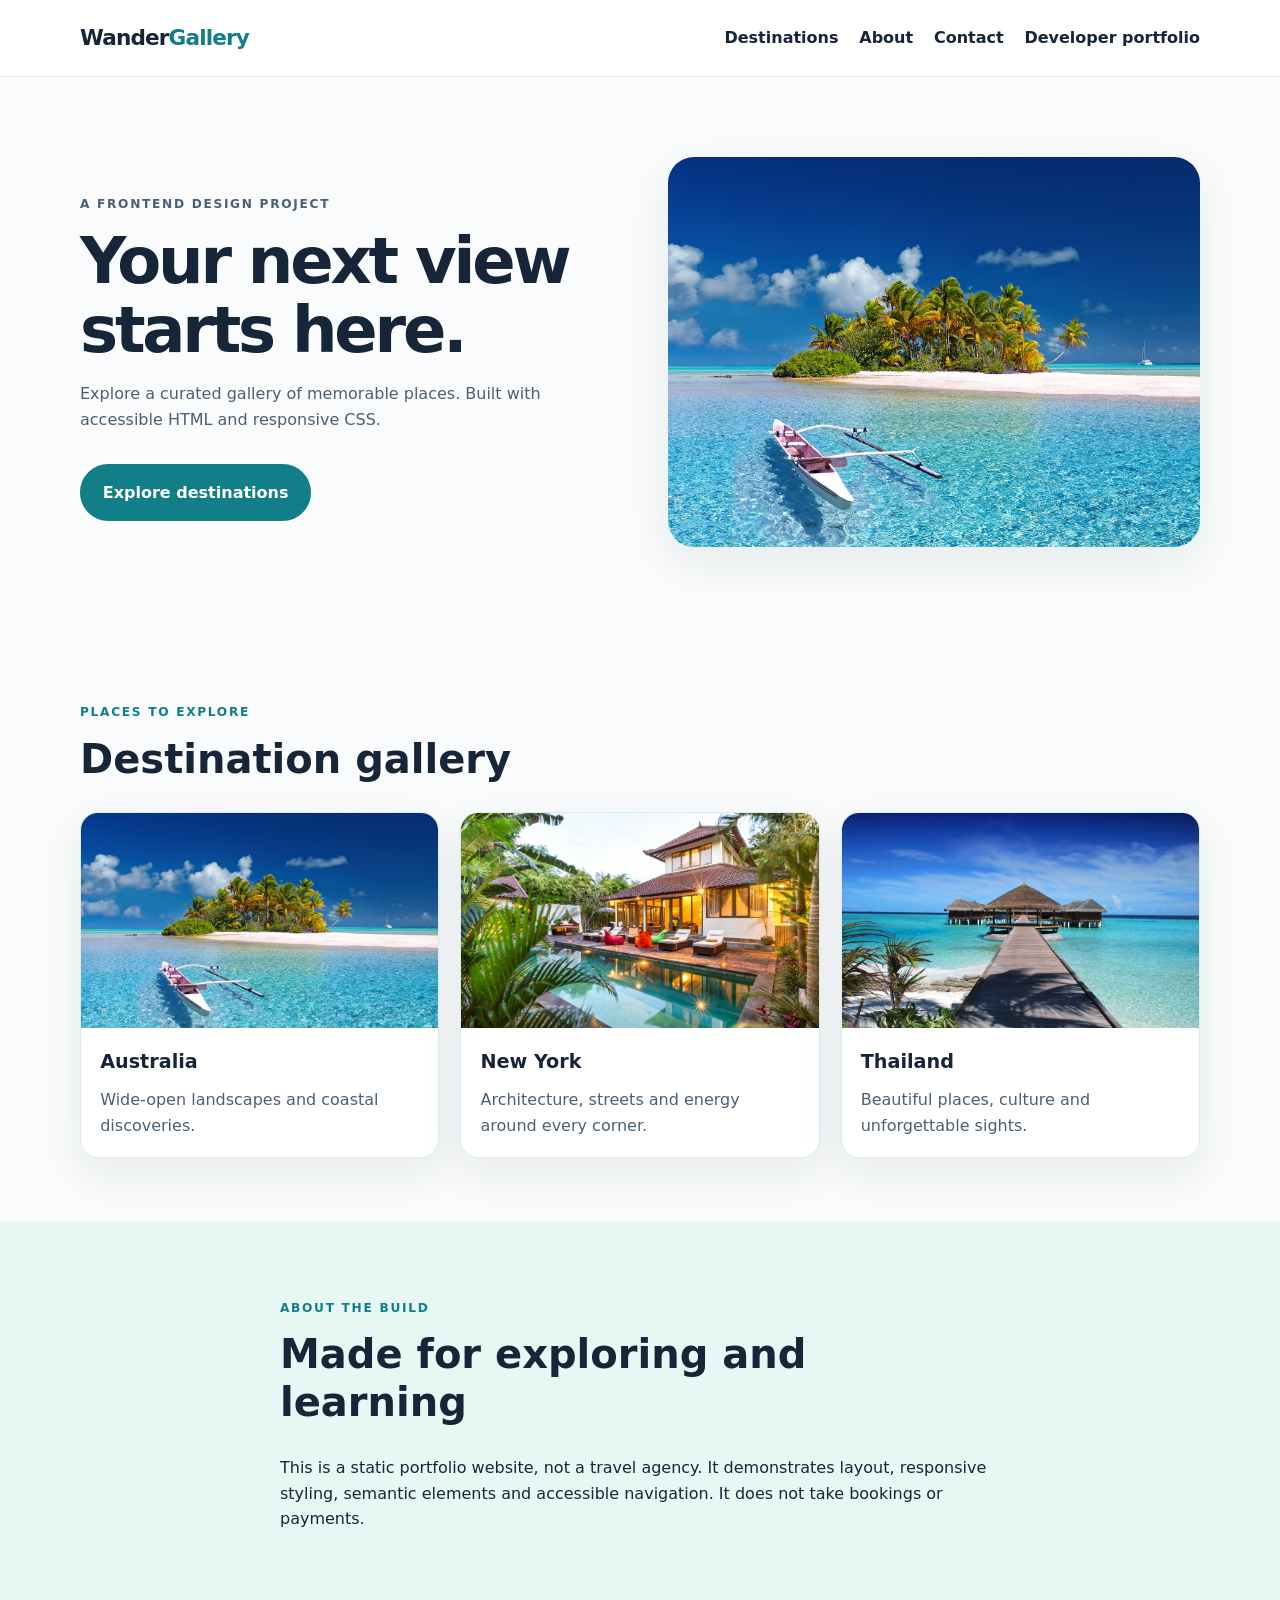
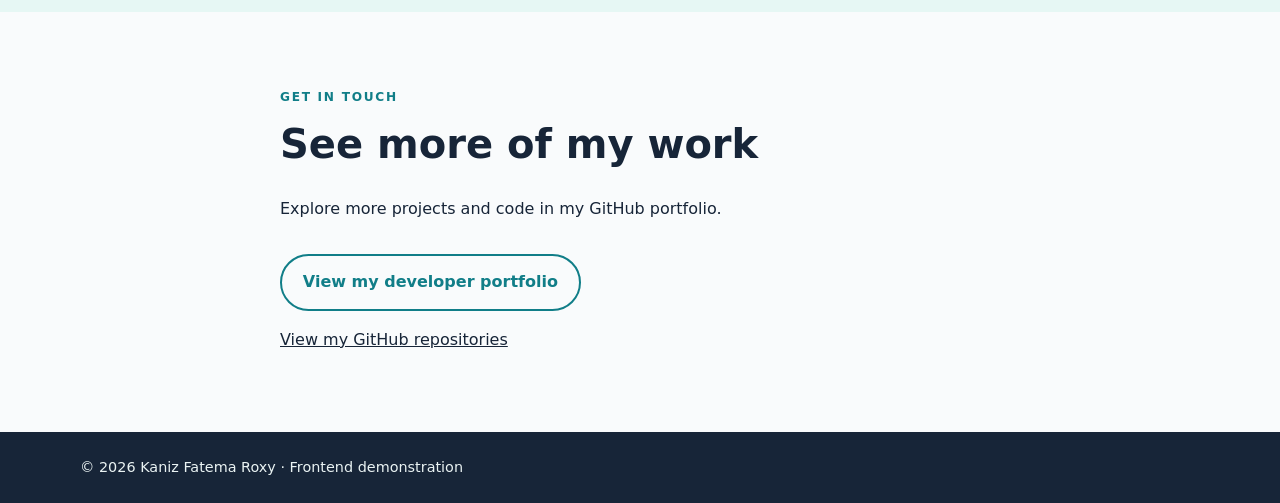
<file: index.html>
<!doctype html>
<html lang="en">
<head>
  <meta charset="utf-8">
  <meta name="viewport" content="width=device-width, initial-scale=1">
  <meta name="description" content="A responsive travel destination gallery built with semantic HTML and modern CSS by Kaniz Fatema Roxy.">
  <title>Discover Places | Travel Gallery by Roxy</title>
  <link rel="stylesheet" href="style.css">
</head>
<body>
  <a class="skip-link" href="#main">Skip to content</a>
  <header class="site-header">
    <nav class="nav container" aria-label="Main navigation">
      <a class="brand" href="index.html">Wander<span>Gallery</span></a>
      <div class="nav-links">
        <a href="#destinations">Destinations</a>
        <a href="#about">About</a>
        <a href="#contact">Contact</a>
        <a href="portfolio.html">Developer portfolio</a>
      </div>
    </nav>
  </header>
  <main id="main">
    <section class="hero container" aria-labelledby="hero-title">
      <div class="hero-copy">
        <p class="eyebrow">A frontend design project</p>
        <h1 id="hero-title">Your next view starts here.</h1>
        <p>Explore a curated gallery of memorable places. Built with accessible HTML and responsive CSS.</p>
        <a class="button" href="#destinations">Explore destinations</a>
      </div>
      <img class="hero-image" src="img1.jpg" alt="Travel scenery representing the Australia destination" width="640" height="480">
    </section>
    <section class="section container" id="destinations" aria-labelledby="destinations-title">
      <p class="eyebrow">Places to explore</p>
      <h2 id="destinations-title">Destination gallery</h2>
      <div class="cards">
        <article class="card"><img src="img1.jpg" alt="Scenic travel photograph for Australia" loading="lazy" width="600" height="400"><div class="card-body"><h3>Australia</h3><p>Wide-open landscapes and coastal discoveries.</p></div></article>
        <article class="card"><img src="img2.jpg" alt="Scenic travel photograph for New York" loading="lazy" width="600" height="400"><div class="card-body"><h3>New York</h3><p>Architecture, streets and energy around every corner.</p></div></article>
        <article class="card"><img src="img3.jpg" alt="Scenic travel photograph for Thailand" loading="lazy" width="600" height="400"><div class="card-body"><h3>Thailand</h3><p>Beautiful places, culture and unforgettable sights.</p></div></article>
      </div>
    </section>
    <section class="section muted" id="about"><div class="container narrow"><p class="eyebrow">About the build</p><h2>Made for exploring and learning</h2><p>This is a static portfolio website, not a travel agency. It demonstrates layout, responsive styling, semantic elements and accessible navigation. It does not take bookings or payments.</p></div></section>
    <section class="section container narrow" id="contact"><p class="eyebrow">Get in touch</p><h2>See more of my work</h2><p>Explore more projects and code in my GitHub portfolio.</p><a class="button outline" href="portfolio.html">View my developer portfolio</a><p><a href="https://github.com/kanizfatemar0xy" rel="noopener noreferrer">View my GitHub repositories</a></p></section>
  </main>
  <footer class="footer"><div class="container">&copy; 2026 Kaniz Fatema Roxy · Frontend demonstration</div></footer>
</body>
</html>
</file>
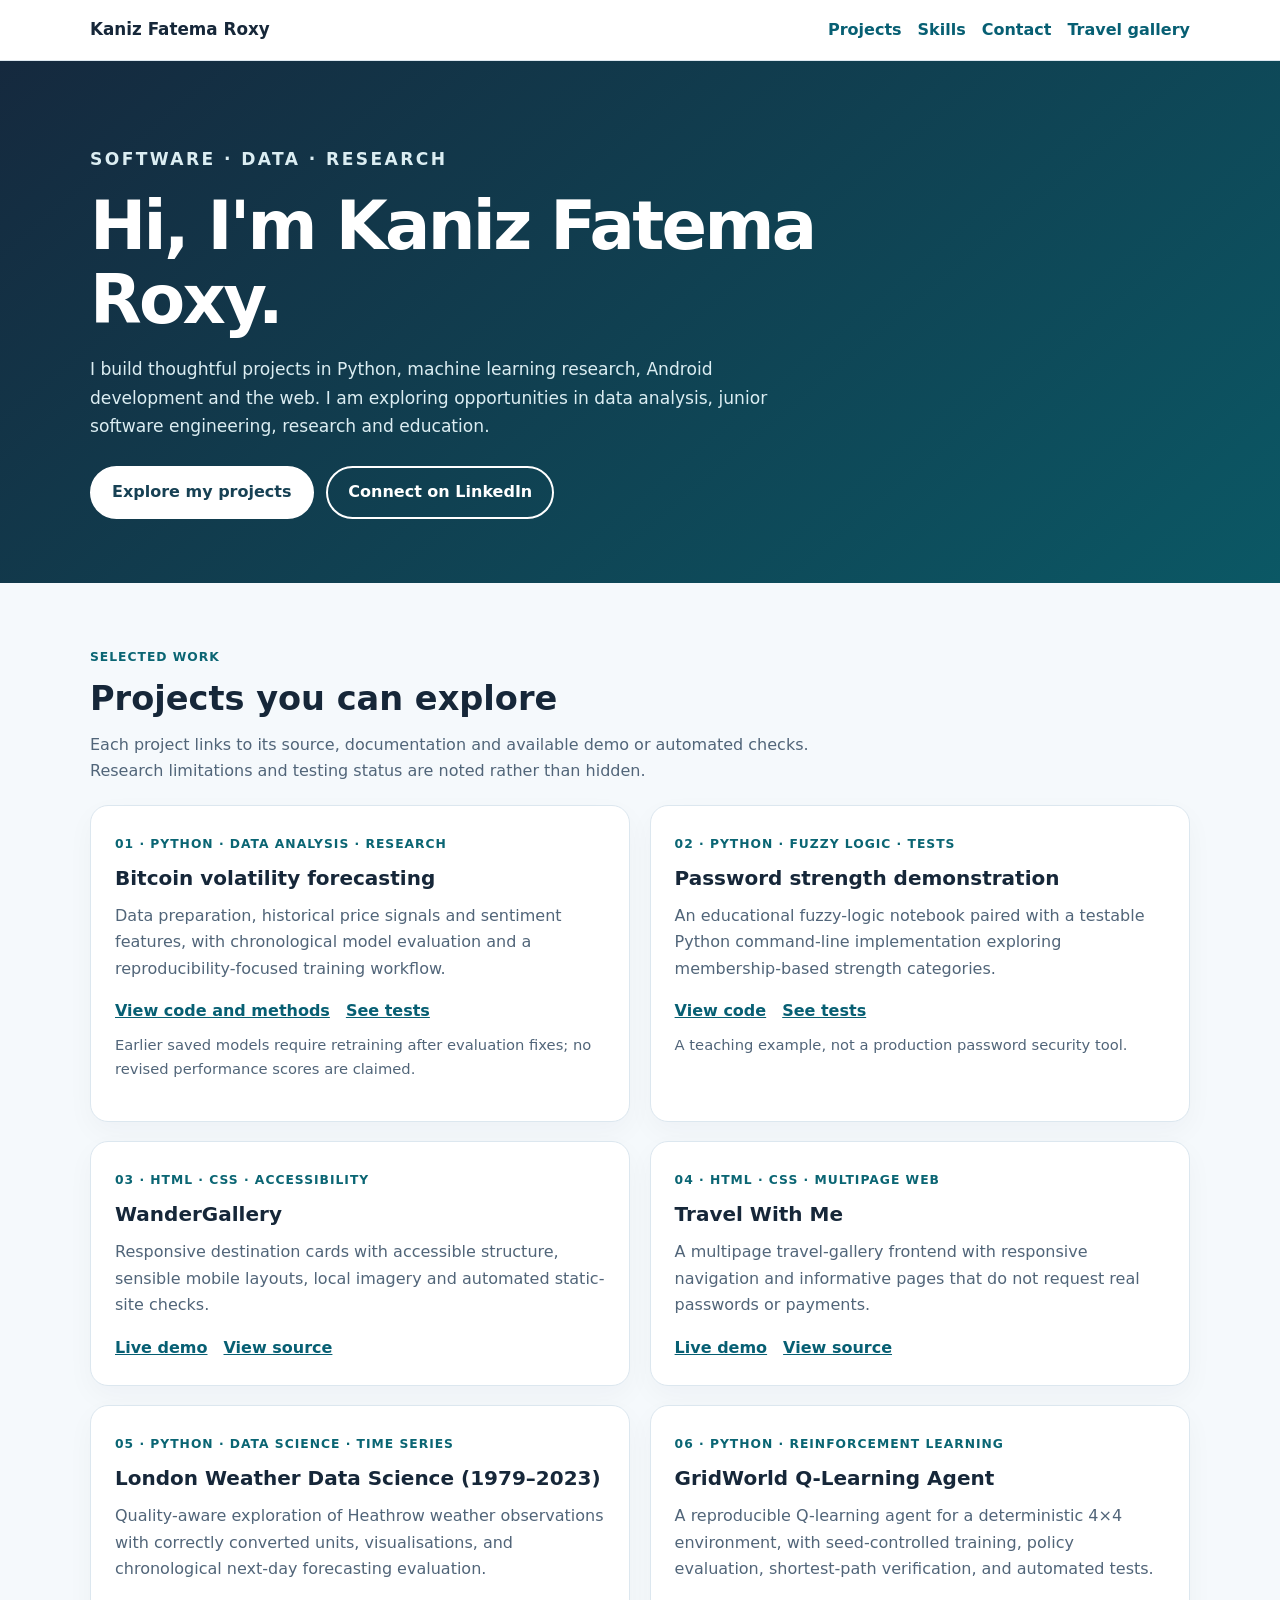
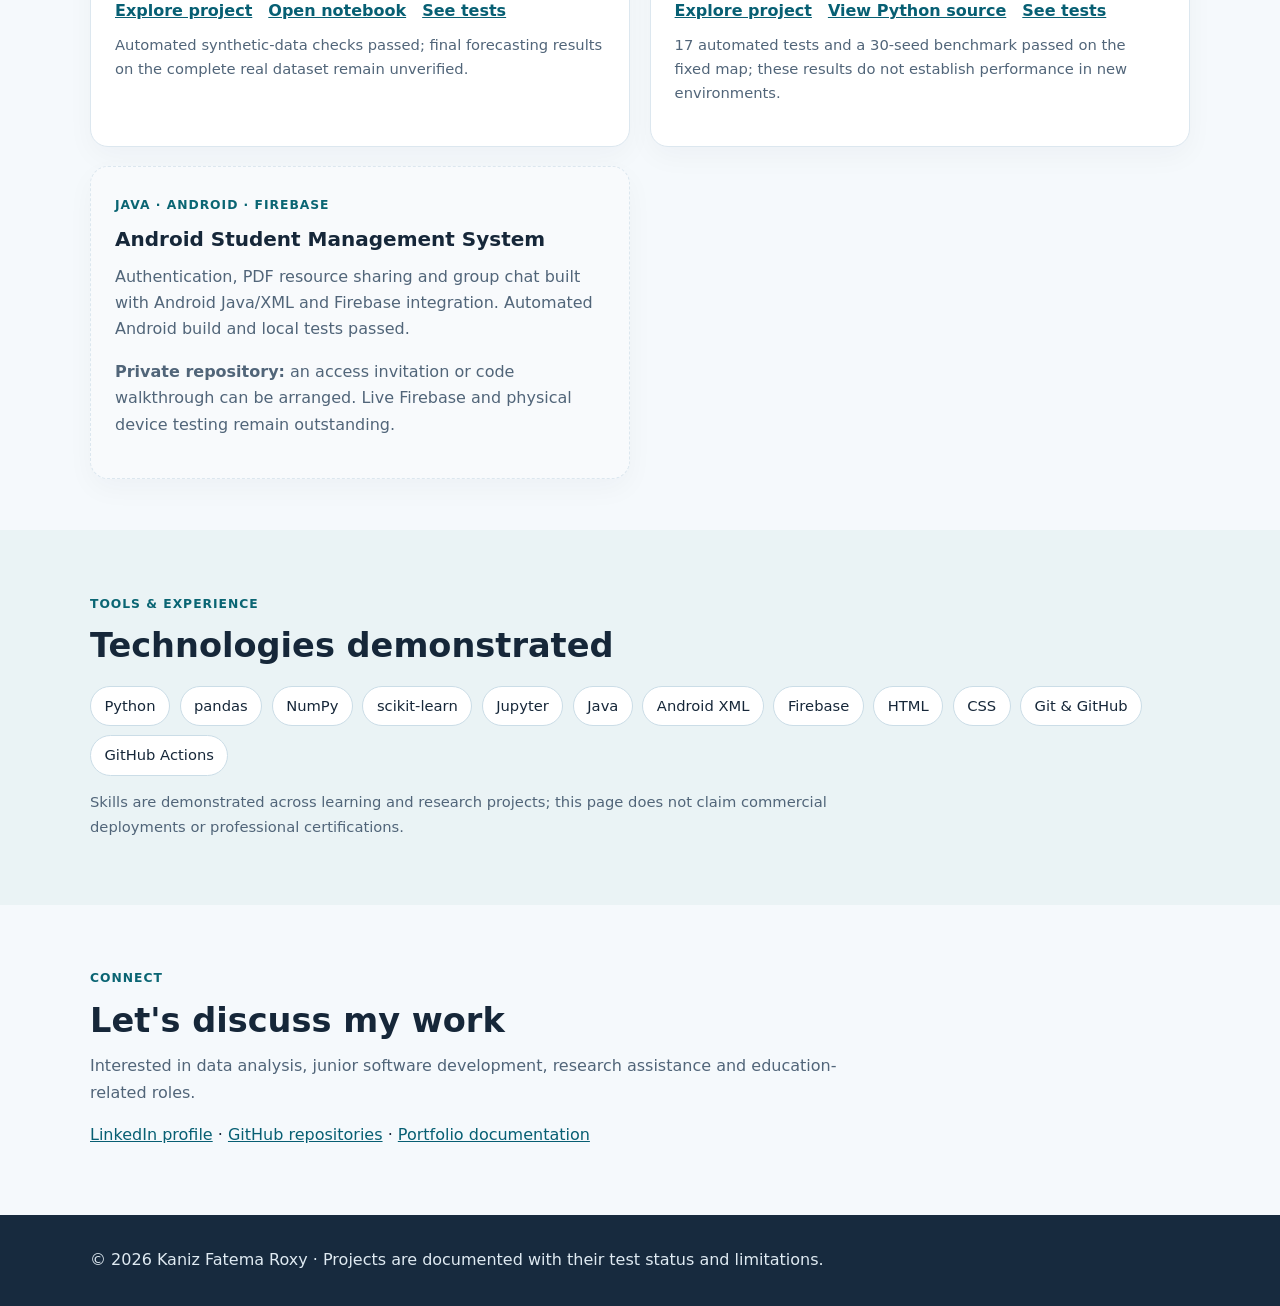
<file: portfolio.html>
<!doctype html>
<html lang="en">
<head>
  <meta charset="utf-8"><meta name="viewport" content="width=device-width, initial-scale=1">
  <meta name="description" content="Kaniz Fatema Roxy's software and data portfolio: Python, data analysis, machine learning research, Android, and web development.">
  <meta name="theme-color" content="#15293e">
  <link rel="canonical" href="https://kanizfatemar0xy.github.io/travel-website-project/portfolio.html">
  <meta name="robots" content="index,follow">
  <meta property="og:type" content="website">
  <meta property="og:site_name" content="Kaniz Fatema Roxy Portfolio">
  <meta property="og:title" content="Kaniz Fatema Roxy | Developer & Data Portfolio">
  <meta property="og:description" content="Explore Python, data analysis, machine learning research, Android and responsive web projects by Kaniz Fatema Roxy.">
  <meta property="og:url" content="https://kanizfatemar0xy.github.io/travel-website-project/portfolio.html">
  <meta name="twitter:card" content="summary">
  <title>Kaniz Fatema Roxy | Developer & Data Portfolio</title>
  <style>
  :root{color-scheme:light;--ink:#162739;--muted:#516579;--border:#dce7ef;--accent:#0c6f77;--bg:#f5f9fc}
  *{box-sizing:border-box}html{scroll-behavior:smooth}body{margin:0;background:var(--bg);color:var(--ink);font-family:system-ui,-apple-system,"Segoe UI",Arial,sans-serif;line-height:1.65}a{color:#075f73}a:focus-visible{outline:3px solid #e9ae4e;outline-offset:3px}
  .container{width:min(1100px,92%);margin:auto}.skip{position:absolute;top:-5rem;left:1rem;background:#fff;padding:1rem;z-index:9}.skip:focus{top:1rem}
  header{background:#fff;border-bottom:1px solid var(--border)}nav{display:flex;flex-wrap:wrap;gap:1rem;align-items:center;justify-content:space-between;padding:1rem 0}nav a{text-decoration:none;font-weight:650}.links{display:flex;flex-wrap:wrap;gap:1rem}.brand{font-size:1.05rem;color:var(--ink);font-weight:800}
  .hero{background:linear-gradient(140deg,#15293e,#0b5865);color:#fff;padding:4.2rem 0 4rem}.kicker{text-transform:uppercase;letter-spacing:.14em;font-size:.8rem;font-weight:800;color:#9ce2e0}.hero h1{font-size:clamp(2.4rem,5.5vw,4.2rem);max-width:760px;letter-spacing:-.04em;line-height:1.1;margin:.5rem 0 1rem}.hero p{max-width:730px;color:#dbedf2;font-size:1.07rem}.actions{display:flex;flex-wrap:wrap;gap:.8rem;margin-top:1.6rem}.button{display:inline-block;background:#fff;color:#174154;border-radius:999px;padding:.72rem 1.25rem;font-weight:750;text-decoration:none;border:2px solid #fff}.button.secondary{background:transparent;color:#fff}.button:hover{filter:brightness(.94)}
  main section{padding:3.2rem 0}.section-title{font-size:clamp(1.5rem,3vw,2.1rem);line-height:1.2;margin:.2rem 0 .75rem}.intro{max-width:760px;color:var(--muted);margin-top:0}.grid{display:grid;grid-template-columns:repeat(2,minmax(0,1fr));gap:1.2rem;margin-top:1.3rem}
  .project{background:#fff;border:1px solid var(--border);border-radius:18px;padding:1.5rem;box-shadow:0 10px 28px rgba(23,40,60,.035)}.project h3{font-size:1.25rem;margin:.35rem 0}.project p{color:var(--muted);margin:.5rem 0 1rem}.label{font-weight:800;font-size:.77rem;color:#0a6573;text-transform:uppercase;letter-spacing:.08em}.project ul{padding-left:1.25rem;color:var(--muted)}.project .actions{margin-top:1rem;gap:1rem}.project .actions a{font-weight:700}.private{border-style:dashed;background:#f8fafc}
  .light{background:#eaf3f5}.skills{display:flex;flex-wrap:wrap;gap:.6rem;margin-top:1.2rem}.skills span{border:1px solid #cbdde7;background:#fff;padding:.43rem .84rem;border-radius:999px;font-size:.92rem}.fine{color:var(--muted);font-size:.92rem;max-width:760px}
  footer{background:#172a3e;color:#dfeaf2;padding:2rem 0}footer a{color:#c4f2f0}
  @media(max-width:720px){.grid{grid-template-columns:1fr}.hero{padding:3rem 0}.project{padding:1.2rem}}@media(prefers-reduced-motion:reduce){html{scroll-behavior:auto}}
  </style>
</head>
<body>
  <a class="skip" href="#main">Skip to main content</a>
  <header><nav class="container" aria-label="Portfolio navigation"><a class="brand" href="portfolio.html">Kaniz Fatema Roxy</a><div class="links"><a href="#projects">Projects</a><a href="#skills">Skills</a><a href="#contact">Contact</a><a href="index.html">Travel gallery</a></div></nav></header>
  <main id="main">
    <div class="hero"><div class="container"><p class="kicker">Software · Data · Research</p><h1>Hi, I'm Kaniz Fatema Roxy.</h1><p>I build thoughtful projects in Python, machine learning research, Android development and the web. I am exploring opportunities in data analysis, junior software engineering, research and education.</p><div class="actions"><a class="button" href="#projects">Explore my projects</a><a class="button secondary" href="https://www.linkedin.com/in/kaniz-fatema-roxy">Connect on LinkedIn</a></div></div></div>
    <section id="projects" class="container" aria-labelledby="projects-title"><p class="label">Selected work</p><h2 class="section-title" id="projects-title">Projects you can explore</h2><p class="intro">Each project links to its source, documentation and available demo or automated checks. Research limitations and testing status are noted rather than hidden.</p>
      <div class="grid">
        <article class="project"><span class="label">01 · Python · Data analysis · Research</span><h3>Bitcoin volatility forecasting</h3><p>Data preparation, historical price signals and sentiment features, with chronological model evaluation and a reproducibility-focused training workflow.</p><div class="actions"><a href="https://github.com/kanizfatemar0xy/Bitcoin_dissertation">View code and methods</a><a href="https://github.com/kanizfatemar0xy/Bitcoin_dissertation/actions/workflows/python-tests.yml">See tests</a></div><p class="fine">Earlier saved models require retraining after evaluation fixes; no revised performance scores are claimed.</p></article>
        <article class="project"><span class="label">02 · Python · Fuzzy logic · Tests</span><h3>Password strength demonstration</h3><p>An educational fuzzy-logic notebook paired with a testable Python command-line implementation exploring membership-based strength categories.</p><div class="actions"><a href="https://github.com/kanizfatemar0xy/-Fuzzy-Logic-and-Neural-Networks">View code</a><a href="https://github.com/kanizfatemar0xy/-Fuzzy-Logic-and-Neural-Networks/actions/workflows/python-tests.yml">See tests</a></div><p class="fine">A teaching example, not a production password security tool.</p></article>
        <article class="project"><span class="label">03 · HTML · CSS · Accessibility</span><h3>WanderGallery</h3><p>Responsive destination cards with accessible structure, sensible mobile layouts, local imagery and automated static-site checks.</p><div class="actions"><a href="index.html">Live demo</a><a href="https://github.com/kanizfatemar0xy/travel-website-project">View source</a></div></article>
        <article class="project"><span class="label">04 · HTML · CSS · Multipage web</span><h3>Travel With Me</h3><p>A multipage travel-gallery frontend with responsive navigation and informative pages that do not request real passwords or payments.</p><div class="actions"><a href="https://kanizfatemar0xy.github.io/travel-website/">Live demo</a><a href="https://github.com/kanizfatemar0xy/travel-website">View source</a></div></article>
        <article class="project"><span class="label">05 · Python · Data science · Time series</span><h3>London Weather Data Science (1979–2023)</h3><p>Quality-aware exploration of Heathrow weather observations with correctly converted units, visualisations, and chronological next-day forecasting evaluation.</p><div class="actions"><a href="https://github.com/kanizfatemar0xy/London-Weather-Data-Science">Explore project</a><a href="https://github.com/kanizfatemar0xy/London-Weather-Data-Science/blob/main/DataScienceReport_Fixed.ipynb">Open notebook</a><a href="https://github.com/kanizfatemar0xy/London-Weather-Data-Science/actions/workflows/validation.yml">See tests</a></div><p class="fine">Automated synthetic-data checks passed; final forecasting results on the complete real dataset remain unverified.</p></article>
        <article class="project"><span class="label">06 · Python · Reinforcement learning</span><h3>GridWorld Q-Learning Agent</h3><p>A reproducible Q-learning agent for a deterministic 4×4 environment, with seed-controlled training, policy evaluation, shortest-path verification, and automated tests.</p><div class="actions"><a href="https://github.com/kanizfatemar0xy/GridWorld-Q-Learning">Explore project</a><a href="https://github.com/kanizfatemar0xy/GridWorld-Q-Learning/blob/main/rl_qlearning.py">View Python source</a><a href="https://github.com/kanizfatemar0xy/GridWorld-Q-Learning/actions/workflows/validation.yml">See tests</a></div><p class="fine">17 automated tests and a 30-seed benchmark passed on the fixed map; these results do not establish performance in new environments.</p></article>
        <article class="project private"><span class="label">Java · Android · Firebase</span><h3>Android Student Management System</h3><p>Authentication, PDF resource sharing and group chat built with Android Java/XML and Firebase integration. Automated Android build and local tests passed.</p><p><strong>Private repository:</strong> an access invitation or code walkthrough can be arranged. Live Firebase and physical device testing remain outstanding.</p></article>
      </div>
    </section>
    <section class="light" id="skills" aria-labelledby="skills-title"><div class="container"><p class="label">Tools & experience</p><h2 class="section-title" id="skills-title">Technologies demonstrated</h2><div class="skills"><span>Python</span><span>pandas</span><span>NumPy</span><span>scikit-learn</span><span>Jupyter</span><span>Java</span><span>Android XML</span><span>Firebase</span><span>HTML</span><span>CSS</span><span>Git & GitHub</span><span>GitHub Actions</span></div><p class="fine">Skills are demonstrated across learning and research projects; this page does not claim commercial deployments or professional certifications.</p></div></section>
    <section id="contact" class="container" aria-labelledby="contact-title"><p class="label">Connect</p><h2 class="section-title" id="contact-title">Let's discuss my work</h2><p class="intro">Interested in data analysis, junior software development, research assistance and education-related roles.</p><p><a href="https://www.linkedin.com/in/kaniz-fatema-roxy">LinkedIn profile</a> · <a href="https://github.com/kanizfatemar0xy">GitHub repositories</a> · <a href="PORTFOLIO.md">Portfolio documentation</a></p></section>
  </main>
  <footer><div class="container">© 2026 Kaniz Fatema Roxy · Projects are documented with their test status and limitations.</div></footer>
</body>
</html>
</file>
<file: style.css>
:root{color-scheme:light;--ink:#172538;--sub:#4b6074;--accent:#117e88;--sea:#e6f7f4;--line:#dfe9ee;--white:#fff;--shadow:0 15px 45px rgba(23,37,56,.08)}
*{box-sizing:border-box}html{scroll-behavior:smooth}body{margin:0;font-family:system-ui,-apple-system,Segoe UI,Roboto,Arial,sans-serif;color:var(--ink);line-height:1.6;background:#f9fbfc}a{color:inherit}a:focus-visible{outline:3px solid #df912b;outline-offset:3px}img{max-width:100%;height:auto;display:block}.container{width:min(1120px,92%);margin-inline:auto}.narrow{max-width:720px}.skip-link{position:absolute;top:-4rem;left:1rem;background:#fff;padding:.7rem;z-index:10}.skip-link:focus{top:1rem}.site-header{background:#fff;border-bottom:1px solid var(--line)}.nav{display:flex;justify-content:space-between;align-items:center;gap:1rem;min-height:76px}.brand{font-weight:850;font-size:1.35rem;text-decoration:none;letter-spacing:-.04em}.brand span{color:var(--accent)}.nav-links{display:flex;flex-wrap:wrap;gap:1.3rem}.nav-links a{text-decoration:none;font-weight:600}.nav-links a:hover{color:var(--accent)}.hero{padding:5rem 0;display:grid;grid-template-columns:1fr 1fr;gap:3.5rem;align-items:center}.hero h1{font-size:clamp(2.6rem,5vw,4.8rem);line-height:1.08;letter-spacing:-.05em;margin:.4rem 0 1rem}.hero p{max-width:48ch;color:var(--sub)}.hero-image{width:100%;height:390px;object-fit:cover;border-radius:26px;box-shadow:var(--shadow)}.eyebrow{text-transform:uppercase;letter-spacing:.14em;font-size:.76rem;font-weight:800;color:var(--accent)}.button{display:inline-block;border:2px solid var(--accent);border-radius:999px;background:var(--accent);color:#fff;padding:.85rem 1.3rem;font-weight:700;text-decoration:none;margin-top:1rem}.button:hover{background:#0a6169}.button.outline{color:var(--accent);background:transparent}.button.outline:hover{background:var(--sea)}.section{padding:4rem 0}.section h2{font-size:clamp(1.8rem,3.4vw,2.5rem);margin:.2rem 0 1.8rem;line-height:1.2}.cards{display:grid;grid-template-columns:repeat(3,minmax(0,1fr));gap:1.3rem}.card{background:#fff;border:1px solid var(--line);border-radius:18px;overflow:hidden;box-shadow:var(--shadow)}.card img{width:100%;height:215px;object-fit:cover}.card-body{padding:1.2rem}.card-body h3{margin:0;font-size:1.2rem}.card-body p{color:var(--sub);margin:.6rem 0 0}.muted{background:var(--sea)}.footer{background:var(--ink);padding:1.5rem 0;color:#eaf3f3;font-size:.9rem}@media(max-width:760px){.nav{flex-direction:column;padding:1rem 0}.hero{grid-template-columns:1fr;padding:3rem 0;gap:2rem}.hero-image{height:300px}.cards{grid-template-columns:1fr}.section{padding:2.7rem 0}}@media(prefers-reduced-motion:reduce){html{scroll-behavior:auto}}
</file>
